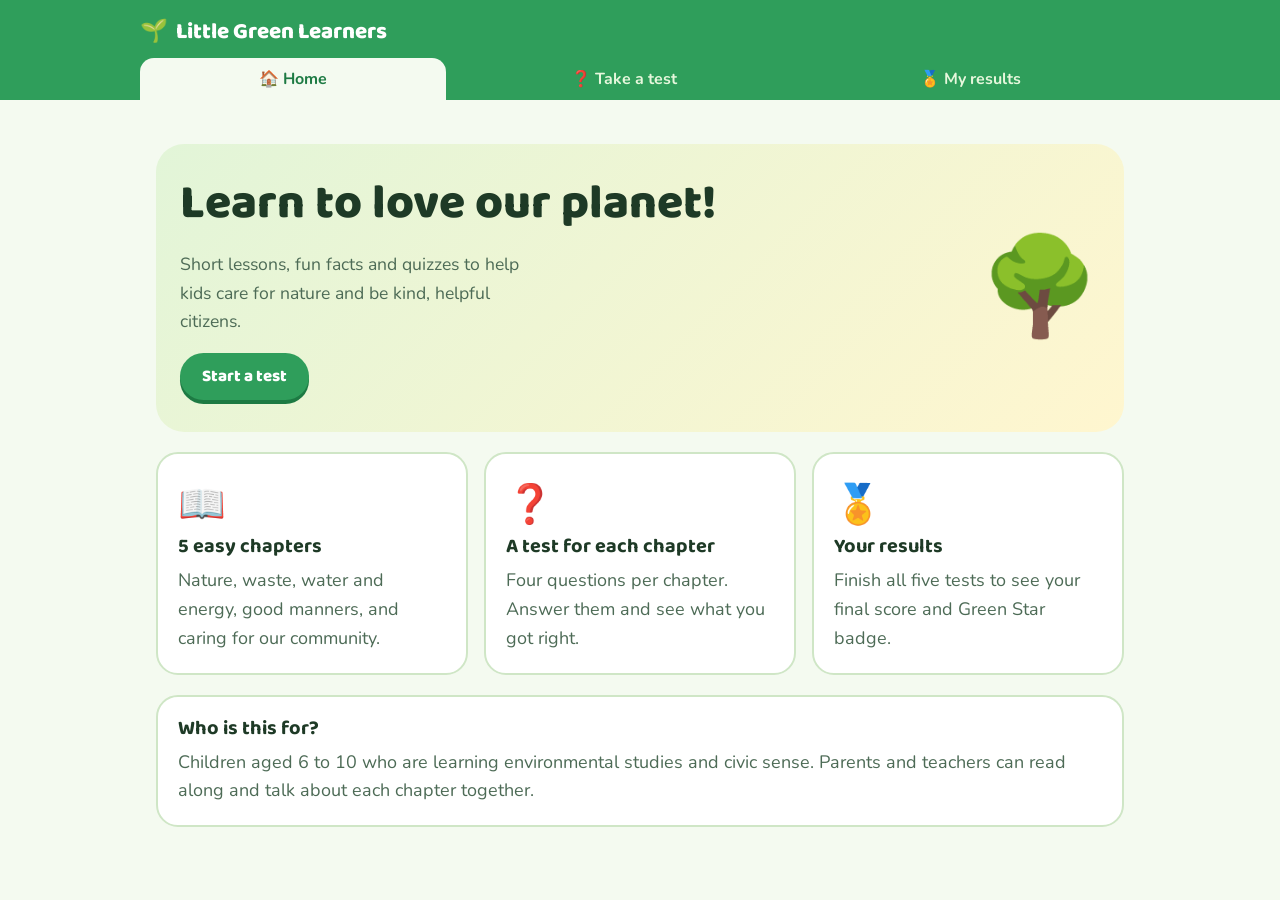
<file: index.html>
<!DOCTYPE html>
<html lang="en">
<head>
<meta charset="utf-8">
<meta name="viewport" content="width=device-width, initial-scale=1, viewport-fit=cover">
<link href="https://fonts.googleapis.com/css2?family=Baloo+2:wght@600;800&family=Nunito:wght@400;700&display=swap" rel="stylesheet">
<link rel="stylesheet" href="css/styles.css">
<title>Little Green Learners</title>
</head>
<body>
<header>
  <a class="brand" href="index.html"><span aria-hidden="true">🌱</span> Little Green Learners</a>
  <nav aria-label="Main"><a href="index.html" aria-current="page">🏠 Home</a><a href="test.html">❓ Take a test</a><a href="results.html">🏅 My results</a></nav>
</header>
<main style="max-width:1000px">
  <div class="hero home">
    <div>
      <h1>Learn to love our planet!</h1>
      <p>Short lessons, fun facts and quizzes to help kids care for nature and be kind, helpful citizens.</p>
      <a class="btn" href="test.html">Start a test</a>
    </div>
    <div class="big" aria-hidden="true">🌳</div>
  </div>
  <div class="grid">
    <div class="card"><span class="em" aria-hidden="true">📖</span><h3>5 easy chapters</h3><p>Nature, waste, water and energy, good manners, and caring for our community.</p></div>
    <div class="card"><span class="em" aria-hidden="true">❓</span><h3>A test for each chapter</h3><p>Four questions per chapter. Answer them and see what you got right.</p></div>
    <div class="card"><span class="em" aria-hidden="true">🏅</span><h3>Your results</h3><p>Finish all five tests to see your final score and Green Star badge.</p></div>
  </div>
  <div class="card"><h3>Who is this for?</h3><p>Children aged 6 to 10 who are learning environmental studies and civic sense. Parents and teachers can read along and talk about each chapter together.</p></div>
</main>
</body>
</html>
</file>
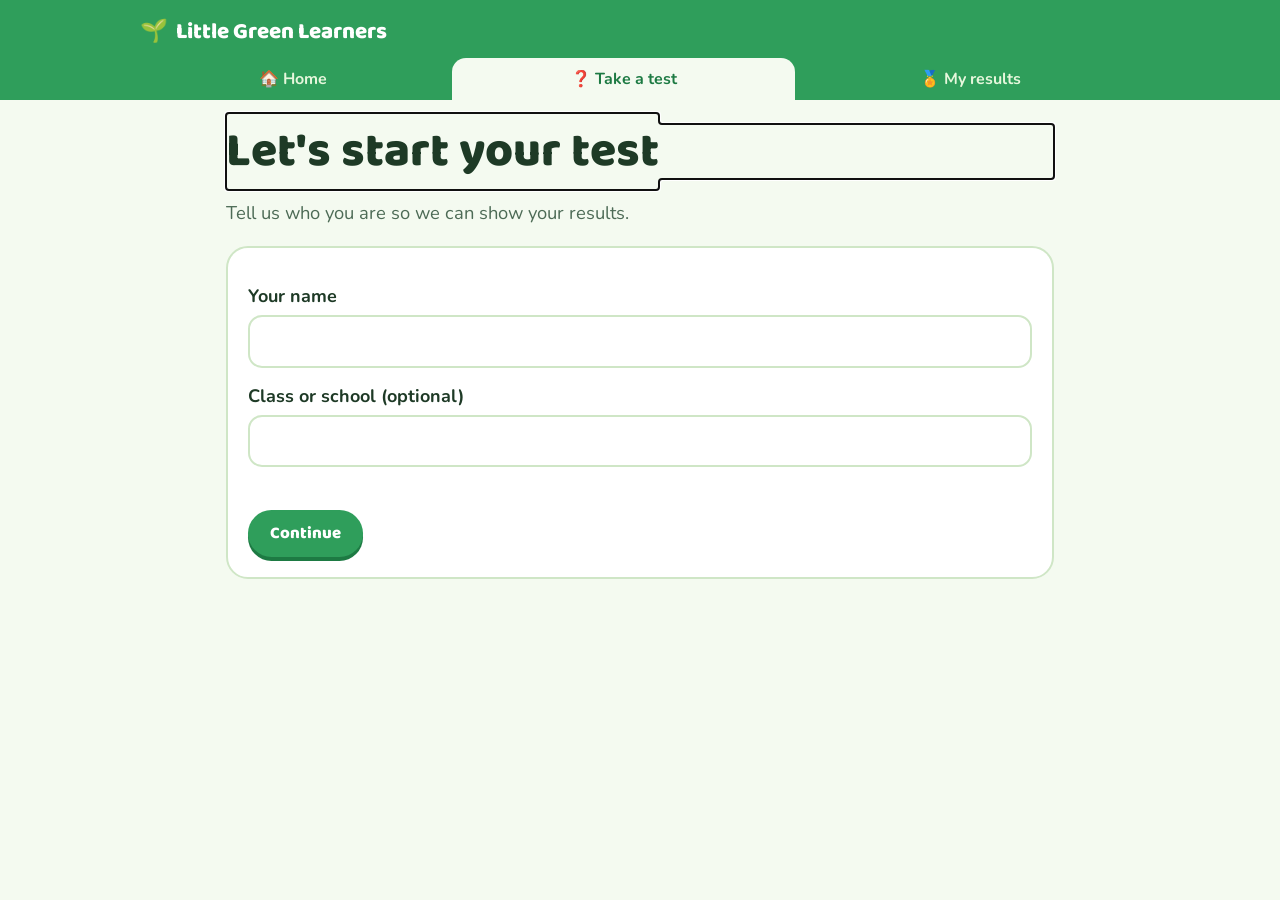
<file: test.html>
<!DOCTYPE html>
<html lang="en">
<head>
<meta charset="utf-8">
<meta name="viewport" content="width=device-width, initial-scale=1, viewport-fit=cover">
<link href="https://fonts.googleapis.com/css2?family=Baloo+2:wght@600;800&family=Nunito:wght@400;700&display=swap" rel="stylesheet">
<link rel="stylesheet" href="css/styles.css">
<title>Chapter test | Little Green Learners</title>
</head>
<body>
<header>
  <a class="brand" href="index.html"><span aria-hidden="true">🌱</span> Little Green Learners</a>
  <nav aria-label="Main"><a href="index.html">🏠 Home</a><a href="test.html" aria-current="page">❓ Take a test</a><a href="results.html">🏅 My results</a></nav>
</header>
<main>
  <section id="profile" hidden>
    <h1>Let's start your test</h1>
    <p class="lead">Tell us who you are so we can show your results.</p>
    <form id="profile-form" class="card" novalidate>
      <label class="field"><span>Your name</span><input id="name" autocomplete="off" maxlength="60"></label>
      <label class="field"><span>Class or school (optional)</span><input id="group" autocomplete="off" maxlength="60"></label>
      <p class="err" id="profile-err" role="alert"></p>
      <button class="btn" type="submit">Continue</button>
    </form>
  </section>

  <section id="picker" hidden>
    <h1 id="hello">Hello!</h1>
    <p class="lead">Pick a chapter. Each test has four questions.</p>
    <div class="grid" id="chapter-list"></div>
    <div class="actions"><a class="btn alt" href="results.html">See my results</a><button class="btn alt" id="change-student" type="button">Not you? Change name</button></div>
  </section>

  <section id="quiz" hidden>
    <h1 id="quiz-title"></h1>
    <p class="count" id="count" aria-live="polite"></p>
    <div class="progress" aria-hidden="true"><i id="bar"></i></div>
    <div class="card"><div id="question"></div><p class="err" id="quiz-err" role="alert"></p></div>
    <div class="actions spread">
      <span><button class="btn alt" id="back" type="button">Previous</button> <button class="btn alt" id="quit" type="button">Leave test</button></span>
      <button class="btn" id="next" type="button">Next question</button>
    </div>
  </section>
</main>
<script src="js/data.js"></script>
<script src="js/storage.js"></script>
<script src="js/test.js"></script>
</body>
</html>
</file>
<file: css/styles.css>
:root{--bg:#f4faf0;--card:#fff;--ink:#1e3a26;--soft:#4d6b56;--g1:#2f9e5b;--g2:#1d7a43;--g3:#dff3d6;--sun:#ffd54f;--line:#cfe6c6;--bad:#b3402f;
box-sizing:border-box;padding-top:env(safe-area-inset-top,0px);padding-bottom:env(safe-area-inset-bottom,0px)}
*,*:before,*:after{box-sizing:inherit}
html{scroll-padding-top:env(safe-area-inset-top,0px)}
body{margin:0;background:var(--bg);color:var(--ink);font:18px/1.6 Nunito,system-ui,sans-serif}
h1,h2,h3{font-family:'Baloo 2',Nunito,sans-serif;line-height:1.15;margin:0 0 .4em}
h1{font-size:clamp(2rem,6vw,3rem);font-weight:800}
h2{font-size:clamp(1.5rem,4vw,2.1rem)}
h3{font-size:1.25rem}
a{color:var(--g2)}
button:focus-visible,a:focus-visible,input:focus-visible,summary:focus-visible,label:focus-within{outline:3px solid var(--sun);outline-offset:2px}

/* header */
header{background:var(--g1);color:#fff;padding:14px 16px 0;position:sticky;top:env(safe-area-inset-top,0px);z-index:5}
.brand{font:800 1.4rem 'Baloo 2';display:flex;gap:8px;align-items:center;max-width:1000px;margin:0 auto;color:#fff;text-decoration:none}
nav{display:flex;gap:6px;max-width:1000px;margin:8px auto 0;overflow-x:auto}
nav a{flex:1 0 auto;text-align:center;color:#e6f7dc;font:700 1rem Nunito;padding:10px 16px;border-radius:14px 14px 0 0;text-decoration:none}
nav a[aria-current="page"]{background:var(--bg);color:var(--g2)}
main{max-width:860px;margin:0 auto;padding:24px 16px 60px}

/* shared parts */
.card{background:var(--card);border:2px solid var(--line);border-radius:22px;padding:20px}
.grid{display:grid;gap:16px;grid-template-columns:repeat(auto-fit,minmax(220px,1fr));margin:20px 0}
.pill{display:inline-block;background:var(--g3);color:var(--g2);border-radius:999px;padding:2px 12px;font-weight:700;font-size:.9rem}
.lead{font-size:1.15rem;color:var(--soft);margin-top:0}
.msg{background:var(--g3);border-radius:16px;padding:14px 18px;margin:14px 0}
.err{color:var(--bad);font-weight:700;min-height:1.6em;margin:8px 0 0}
.btn{display:inline-block;border:0;background:var(--g1);color:#fff;font:800 1.05rem 'Baloo 2';padding:10px 22px;border-radius:999px;cursor:pointer;box-shadow:0 4px 0 var(--g2);text-decoration:none}
.btn:active{transform:translateY(2px);box-shadow:0 2px 0 var(--g2)}
.btn[disabled]{background:#a9c9b5;box-shadow:0 4px 0 #8fb09c;cursor:not-allowed}
.btn.alt{background:#fff;color:var(--g2);box-shadow:0 4px 0 var(--line);border:2px solid var(--line)}
.actions{display:flex;gap:10px;flex-wrap:wrap;margin-top:20px}
.spread{justify-content:space-between}

/* profile form */
.field{display:block;margin:14px 0}
.field span{display:block;font-weight:700;margin-bottom:4px}
.field input{width:100%;font:inherit;padding:10px 14px;border:2px solid var(--line);border-radius:14px;background:#fff;color:var(--ink)}

/* chapter picker */
.pick{display:block;width:100%;text-align:left;font:inherit;color:inherit;cursor:pointer;background:var(--card);border:2px solid var(--line);border-radius:22px;padding:18px;transition:transform .15s}
.pick:hover{transform:translateY(-3px)}
.pick .em{font-size:2.3rem;display:block}
.pick small{color:var(--soft);display:block;margin-top:4px}
.pick.done{border-color:var(--g1);background:#f0faea}

/* quiz */
.progress{height:14px;background:var(--g3);border-radius:999px;overflow:hidden;margin:10px 0 6px}
.progress i{display:block;height:100%;width:0;background:var(--g1);border-radius:999px;transition:width .25s}
.count{color:var(--soft);font-weight:700;margin:0}
fieldset{border:0;padding:0;margin:18px 0 0;min-width:0}
legend{font:700 1.3rem/1.35 Nunito;padding:0;margin-bottom:10px}
.opt{display:flex;align-items:center;gap:10px;background:#fff;border:2px solid var(--line);border-radius:14px;padding:12px 16px;margin:8px 0;cursor:pointer}
.opt input{width:20px;height:20px;accent-color:var(--g1);flex:none;margin:0}
.opt:has(input:checked){background:var(--g3);border-color:var(--g1)}

/* results */
.row{display:flex;justify-content:space-between;align-items:center;gap:10px;flex-wrap:wrap;padding:12px 0;border-bottom:2px dashed var(--line)}
.row:last-child{border:0}
.score{font:800 1.4rem 'Baloo 2';color:var(--g2)}
.row.just{background:#fff6cf;border-radius:14px;padding-left:12px;padding-right:12px}
.hero{background:linear-gradient(135deg,#e2f5d8,#fff6cf);border-radius:28px;padding:28px 24px;display:grid;gap:16px;align-items:center;grid-template-columns:1fr auto;margin:20px 0}
.hero .big{font-size:clamp(3.5rem,12vw,6rem);line-height:1}
.hero p{margin:0;color:var(--soft)}
details{background:#fff;border:2px solid var(--line);border-radius:18px;padding:4px 16px;margin:10px 0}
summary{cursor:pointer;font-weight:700;padding:10px 0}
.rv{padding:10px 0;border-top:2px dashed var(--line)}
.rv p{margin:0 0 4px;font-weight:700}
.rv .a{margin:0;font-weight:400}
.ok{color:var(--g2);font-weight:700}
.no{color:var(--bad);font-weight:700}

/* certificate (print only) */
#certificate{display:none;text-align:center;border:10px double var(--g1);border-radius:20px;padding:48px 24px;background:#fff}
#certificate h1{font-size:2.6rem}
#certificate .name{font:800 2.4rem 'Baloo 2';color:var(--g2);border-bottom:2px solid var(--line);display:inline-block;padding:0 24px;margin:8px 0}
@media print{
  body.print-cert header,body.print-cert main>*:not(#certificate){display:none!important}
  body.print-cert #certificate{display:block}
  body.print-cert{background:#fff}
}
@media(max-width:560px){.hero{grid-template-columns:1fr}body{font-size:17px}}
@media(prefers-reduced-motion:reduce){*{transition:none!important}}

/* home page */
.hero.home{padding:32px 24px}
.hero.home p{margin:0 0 18px;max-width:34ch;font-size:1.1rem}
.card .em{font-size:2.4rem;display:block}
.card p{margin:0;color:var(--soft)}
</file>
